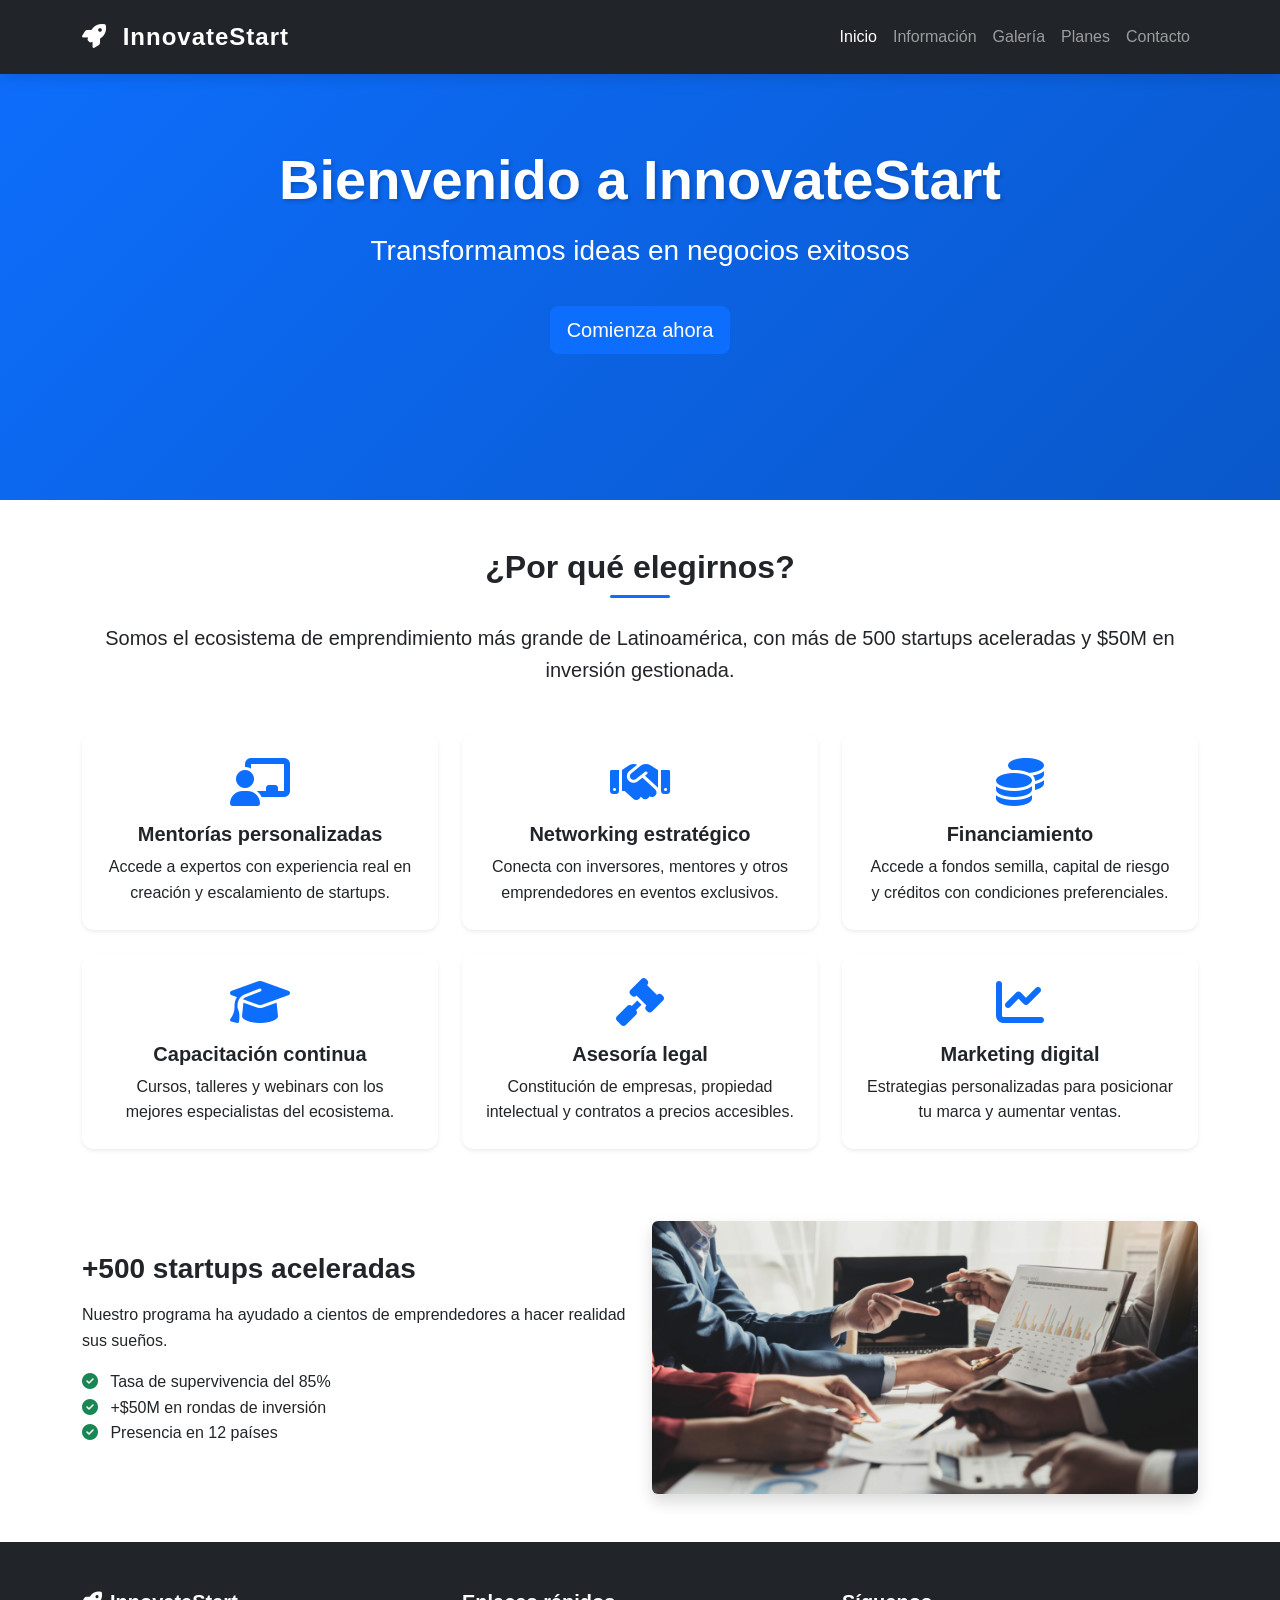
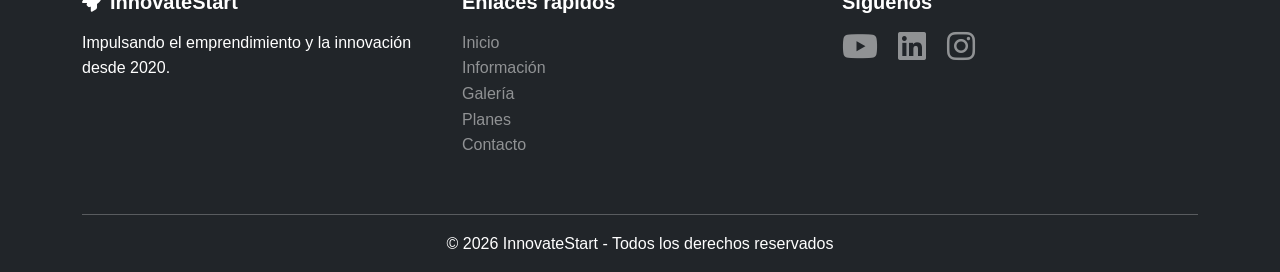
<file: index.html>
<!doctype html>
<html lang="es">
  <head>
    <meta charset="UTF-8" />
    <meta name="viewport" content="width=device-width, initial-scale=1.0" />
    <meta
      name="description"
      content="InnovateStart - Portal de emprendimiento e innovación"
    />
    <meta
      name="keywords"
      content="emprendimiento, startup, innovación, negocios, mentorías"
    />
    <meta name="author" content="InnovateStart Team" />
    <meta
      property="og:title"
      content="InnovateStart - Emprendimiento e Innovación"
    />
    <meta
      property="og:description"
      content="Transformamos ideas en negocios exitosos"
    />
    <meta property="og:type" content="website" />
    <title>InnovateStart | Portal de Emprendimiento</title>

    <!-- Bootstrap CSS -->
    <link
      href="https://cdn.jsdelivr.net/npm/bootstrap@5.3.0/dist/css/bootstrap.min.css"
      rel="stylesheet"
    />
    <!-- Font Awesome -->
    <link
      rel="stylesheet"
      href="https://cdnjs.cloudflare.com/ajax/libs/font-awesome/6.4.0/css/all.min.css"
    />
    <!-- CSS propio -->
    <link rel="stylesheet" href="css/style.css" />
  </head>
  <body>
    <!-- ==================== HEADER ==================== -->
    <div id="header-placeholder"></div>

    <!-- ==================== CONTENIDO DINÁMICO ==================== -->
    <main id="app-content" class="min-vh-100">
      <!-- Aquí se carga el contenido dinámicamente -->
      <div class="text-center py-5">
        <div class="spinner-border text-primary" role="status">
          <span class="visually-hidden">Cargando...</span>
        </div>
      </div>
    </main>

    <!-- ==================== FOOTER ==================== -->
    <div id="footer-placeholder"></div>

    <script src="https://cdn.jsdelivr.net/npm/bootstrap@5.3.0/dist/js/bootstrap.bundle.min.js"></script>
    <script src="js/script.js"></script>
    <script src="js/components.js"></script>
  </body>
</html>
</file>
<file: css/style.css>
/* ========== VARIABLES CSS ========== */
:root {
  --primary-color: #0d6efd;
  --secondary-color: #6c757d;
  --success-color: #198754;
  --danger-color: #dc3545;
  --dark-bg: #212529;
  --light-bg: #f8f9fa;
  --font-primary: "Segoe UI", Roboto, "Helvetica Neue", sans-serif;
  --shadow-sm: 0 2px 8px rgba(0, 0, 0, 0.08);
  --shadow-md: 0 4px 12px rgba(0, 0, 0, 0.12);
  --transition: all 0.3s ease;
}

/* ========== ESTILOS GLOBALES ========== */
* {
  margin: 0;
  padding: 0;
  box-sizing: border-box;
}

body {
  font-family: var(--font-primary);
  background-color: #ffffff;
  color: #212529;
  line-height: 1.6;
  padding-top: 70px;
}

/* ========== TIPOGRAFÍA ========== */
h1,
h2,
h3,
h4,
h5,
h6 {
  font-weight: 700;
  margin-bottom: 1rem;
}

.section-title {
  position: relative;
  display: inline-block;
  padding-bottom: 0.75rem;
  margin-bottom: 1.5rem;
}

.section-title::after {
  content: "";
  position: absolute;
  bottom: 0;
  left: 50%;
  transform: translateX(-50%);
  width: 60px;
  height: 3px;
  background: var(--primary-color);
  border-radius: 2px;
}

.section-title.text-start::after {
  left: 0;
  transform: none;
}

/* ========== HERO BANNER ========== */
.hero-section {
  background: linear-gradient(135deg, #0d6efd 0%, #0a58ca 100%);
  min-height: 400px;
  display: flex;
  align-items: center;
  justify-content: center;
  margin-top: -70px;
}

.hero-section h1 {
  font-size: 3rem;
  text-shadow: 2px 2px 4px rgba(0, 0, 0, 0.2);
}

/* ========== BARRA DE NAVEGACIÓN ========== */
.navbar {
  box-shadow: var(--shadow-md);
  padding: 0.8rem 0;
}

.navbar-brand {
  font-size: 1.5rem;
  letter-spacing: 1px;
}

.nav-link {
  font-weight: 500;
  transition: var(--transition);
}

.nav-link:hover {
  transform: translateY(-2px);
}

/* ========== TARJETAS (CARDS) ========== */
.card {
  border: none;
  border-radius: 12px;
  transition: var(--transition);
  overflow: hidden;
}

.card:hover {
  transform: translateY(-8px);
  box-shadow: var(--shadow-md);
}

.card-body {
  padding: 1.5rem;
}

/* ========== GALERÍA ========== */
.galeria-item {
  overflow: hidden;
  border-radius: 12px;
  cursor: pointer;
}

.galeria-item img {
  transition: transform 0.4s ease;
  width: 100%;
  height: 250px;
  object-fit: cover;
}

.galeria-item:hover img {
  transform: scale(1.05);
}

.galeria-item figcaption {
  margin-top: 10px;
  font-weight: 500;
  color: var(--secondary-color);
}

/* ========== TABLA ========== */
.table {
  margin-bottom: 0;
}

.table thead th {
  font-weight: 600;
  text-align: center;
  padding: 1rem;
}

.table tbody td,
.table tbody th {
  padding: 1rem;
  vertical-align: middle;
}

.table tfoot td {
  padding: 1rem;
  text-align: center;
}

/* ========== FORMULARIO ========== */
.form-control:focus,
.form-select:focus {
  border-color: var(--primary-color);
  box-shadow: 0 0 0 0.2rem rgba(13, 110, 253, 0.25);
}

.is-invalid:focus {
  border-color: var(--danger-color);
  box-shadow: 0 0 0 0.2rem rgba(220, 53, 69, 0.25);
}

/* ========== FOOTER ========== */
footer {
  margin-top: auto;
}

footer a {
  transition: var(--transition);
}

footer a:hover {
  color: white !important;
  transform: translateX(3px);
}

/* ========== RESPONSIVE DESIGN ========== */
/* Tablets y dispositivos medianos */
@media (max-width: 768px) {
  body {
    padding-top: 60px;
  }

  .hero-section {
    min-height: 300px;
  }

  .hero-section h1 {
    font-size: 2rem;
  }

  .hero-section .lead {
    font-size: 1.2rem;
  }

  .section-title {
    font-size: 1.5rem;
  }

  .card-body {
    padding: 1.2rem;
  }

  .table thead th,
  .table tbody td,
  .table tbody th {
    padding: 0.75rem;
    font-size: 0.85rem;
  }

  .galeria-item img {
    height: 200px;
  }
}

/* Móviles pequeños */
@media (max-width: 576px) {
  .hero-section h1 {
    font-size: 1.5rem;
  }

  .hero-section .lead {
    font-size: 1rem;
  }

  .btn-lg {
    padding: 0.5rem 1rem;
    font-size: 0.9rem;
  }

  .table {
    font-size: 0.75rem;
  }

  .table thead th,
  .table tbody td,
  .table tbody th {
    padding: 0.5rem;
  }

  .navbar-brand {
    font-size: 1.2rem;
  }
}

/* Pantallas grandes */
@media (min-width: 1200px) {
  .container {
    max-width: 1140px;
  }

  .hero-section {
    min-height: 500px;
  }

  .hero-section h1 {
    font-size: 3.5rem;
  }
}

/* ========== UTILIDADES ========== */
.text-primary-custom {
  color: var(--primary-color);
}

.bg-primary-custom {
  background-color: var(--primary-color);
}

.cursor-pointer {
  cursor: pointer;
}

.rounded-12 {
  border-radius: 12px;
}

/* Animaciones suaves */
@keyframes fadeIn {
  from {
    opacity: 0;
    transform: translateY(20px);
  }
  to {
    opacity: 1;
    transform: translateY(0);
  }
}

.card,
.galeria-item,
.hero-section {
  animation: fadeIn 0.6s ease-out;
}
</file>
